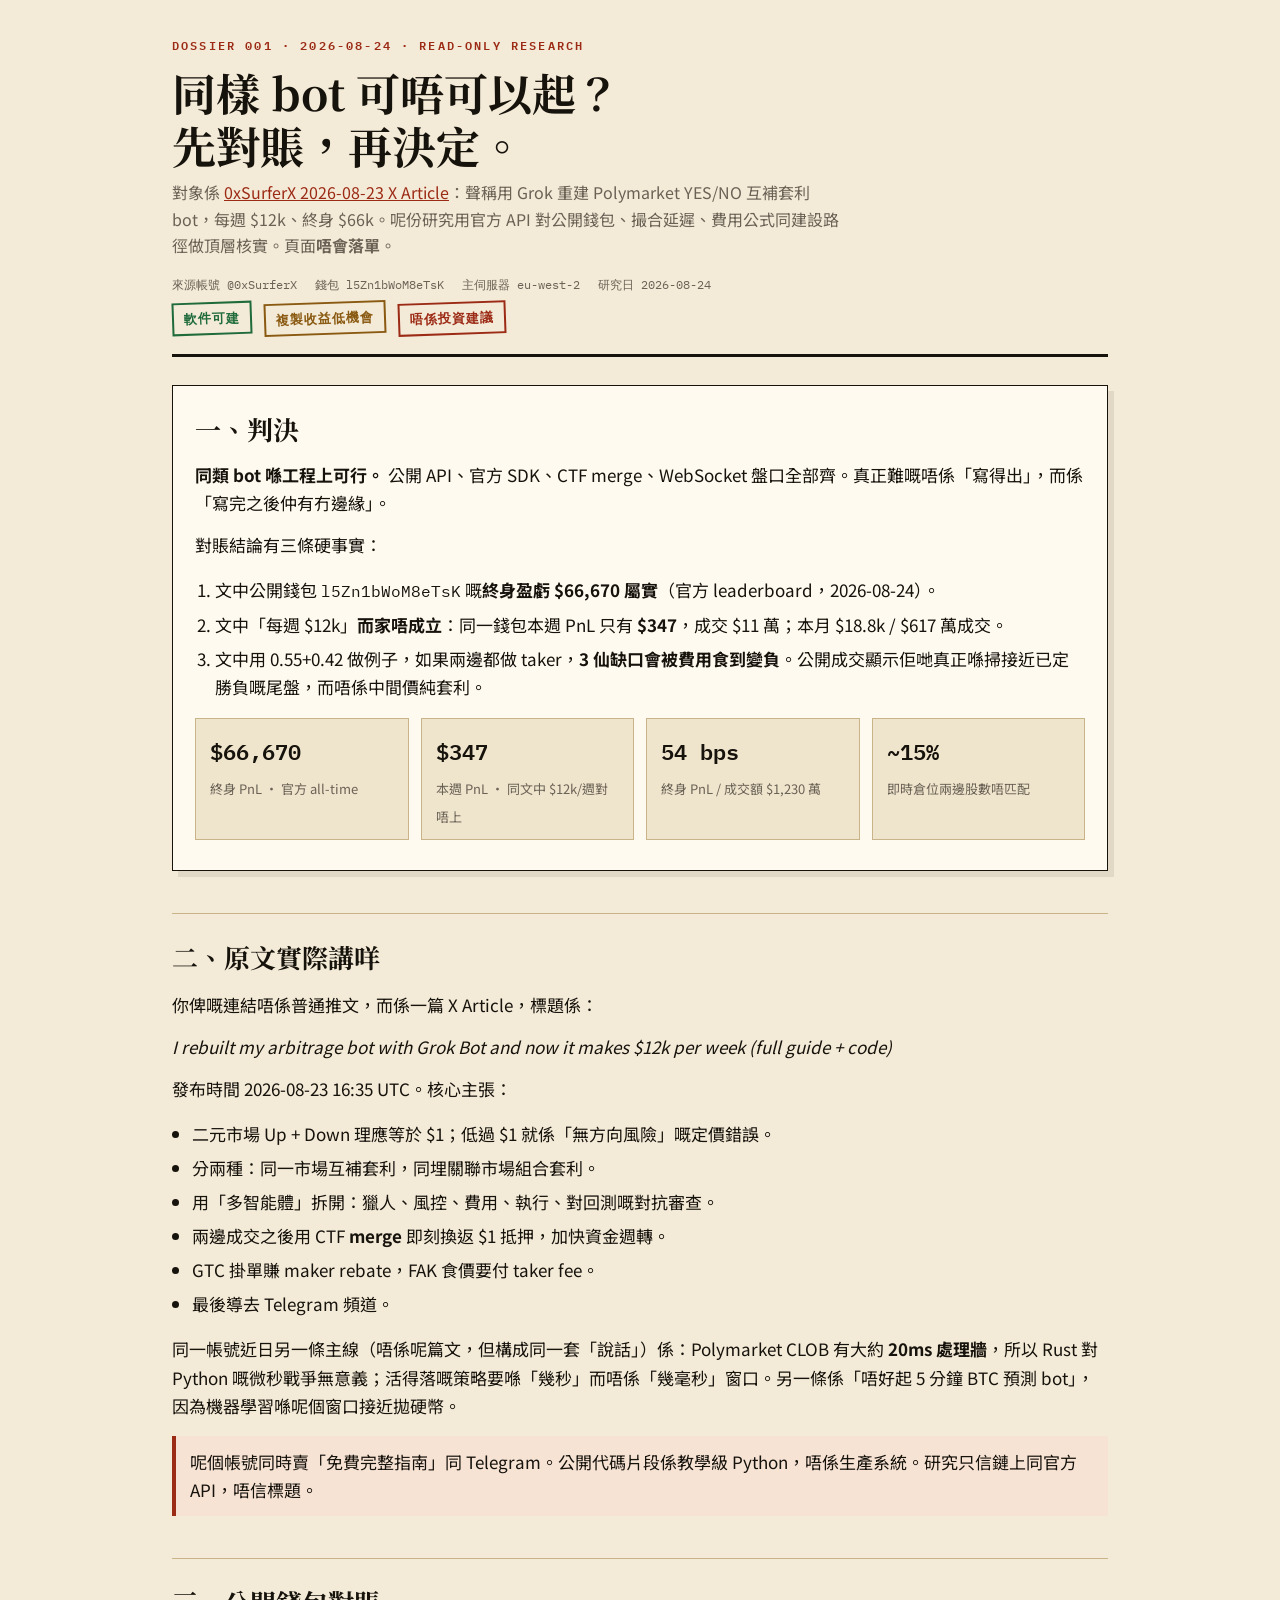
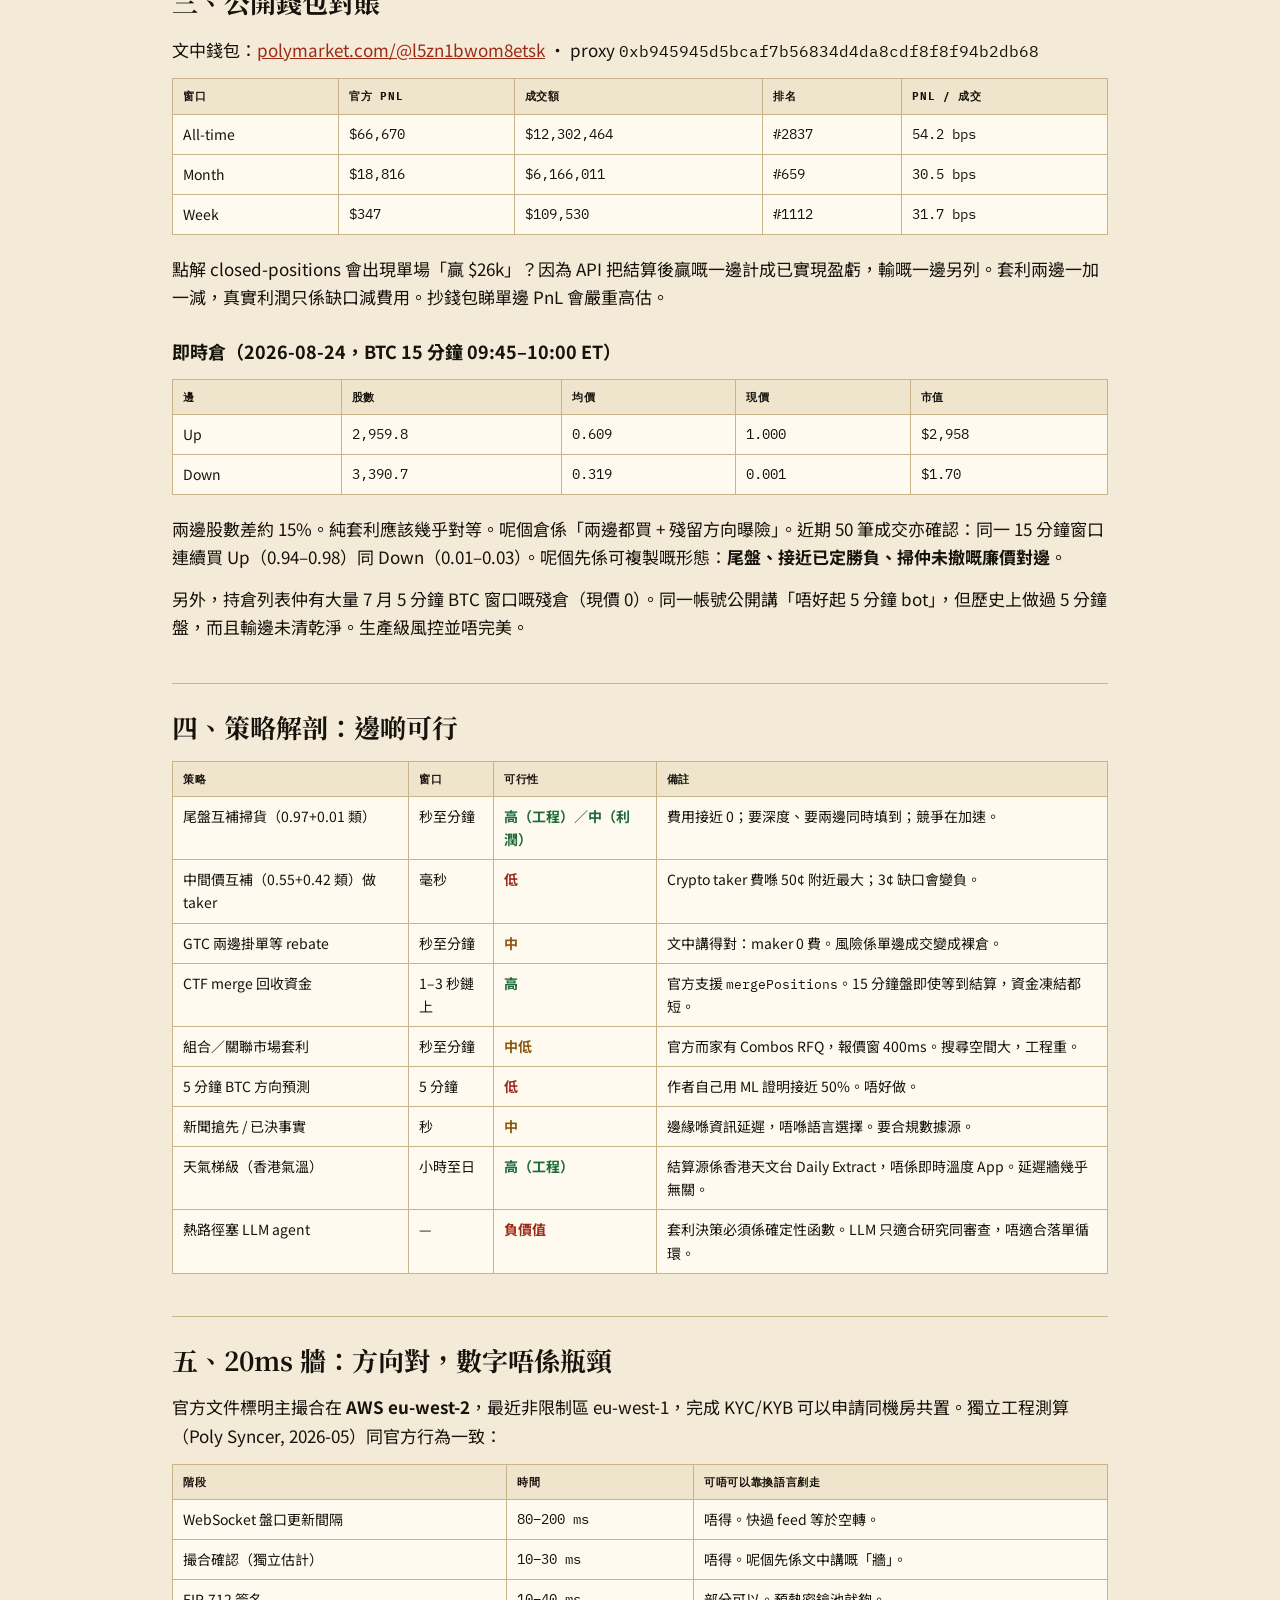
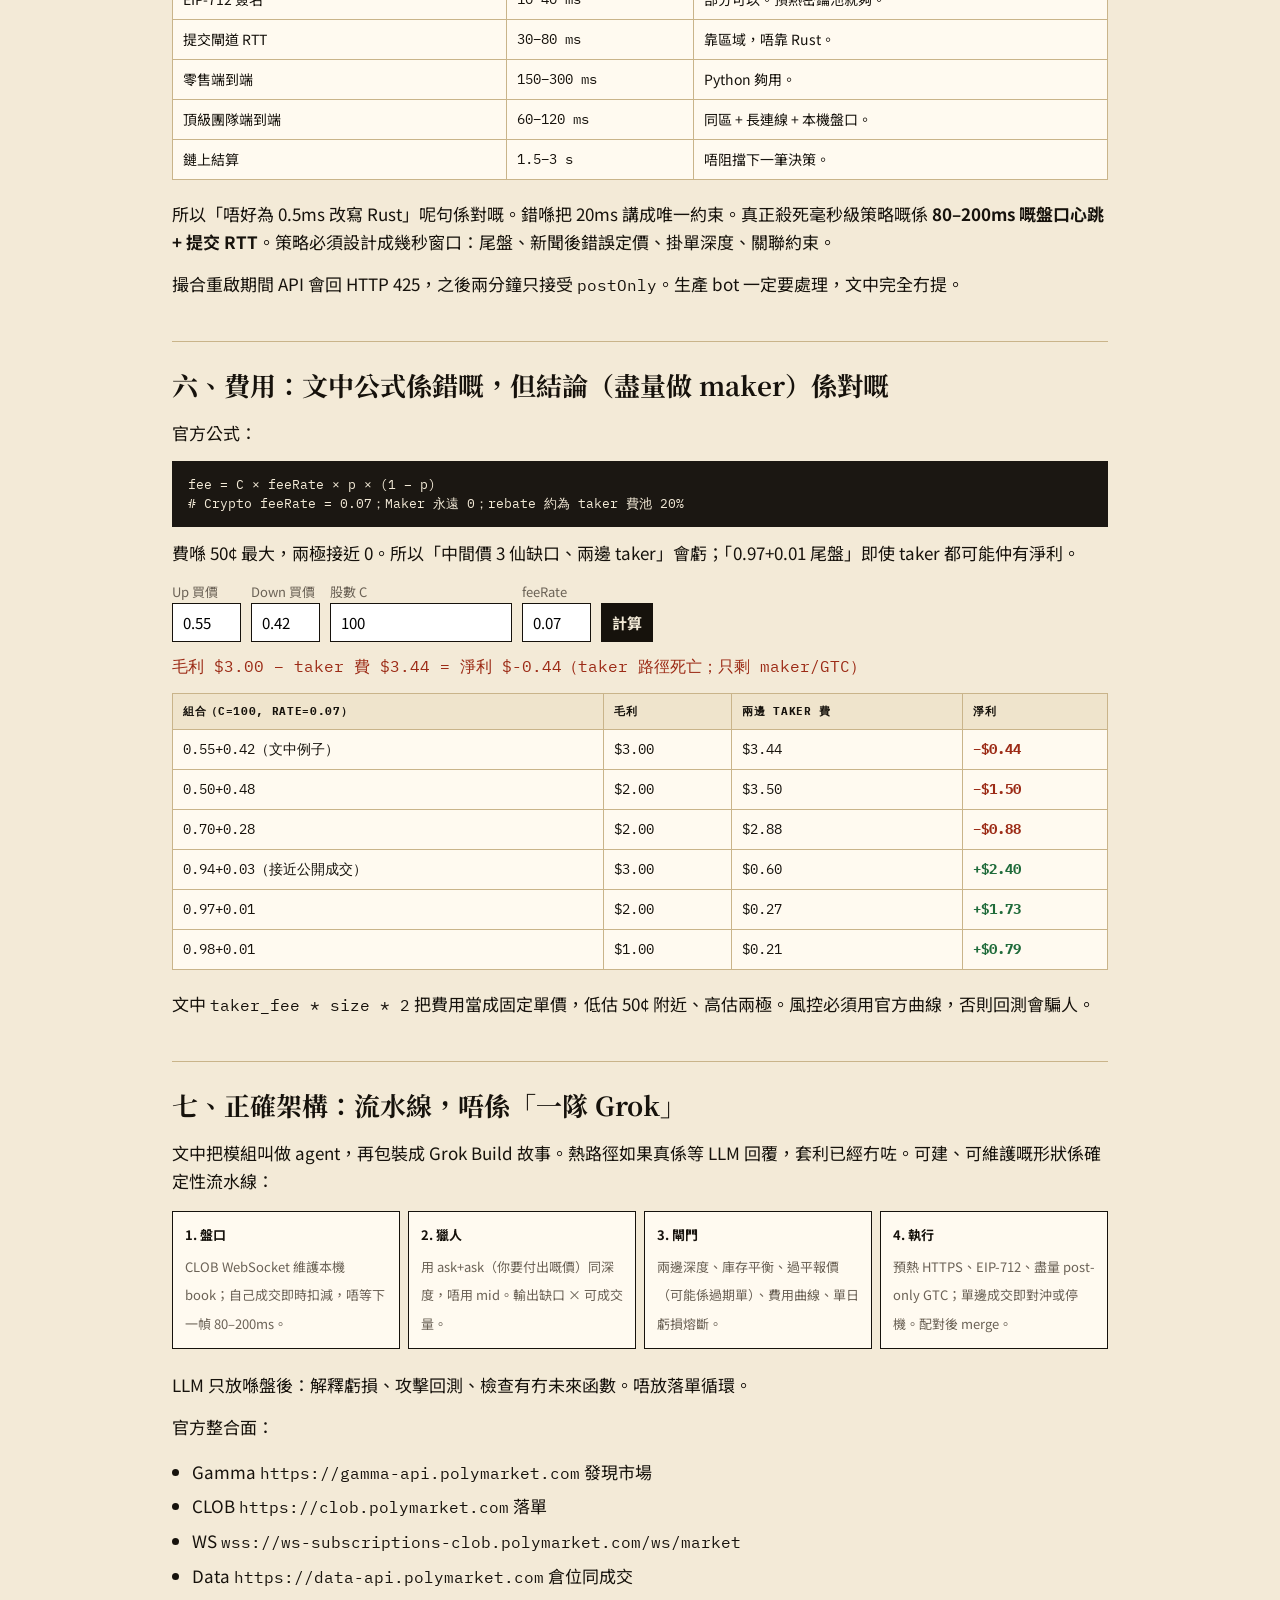
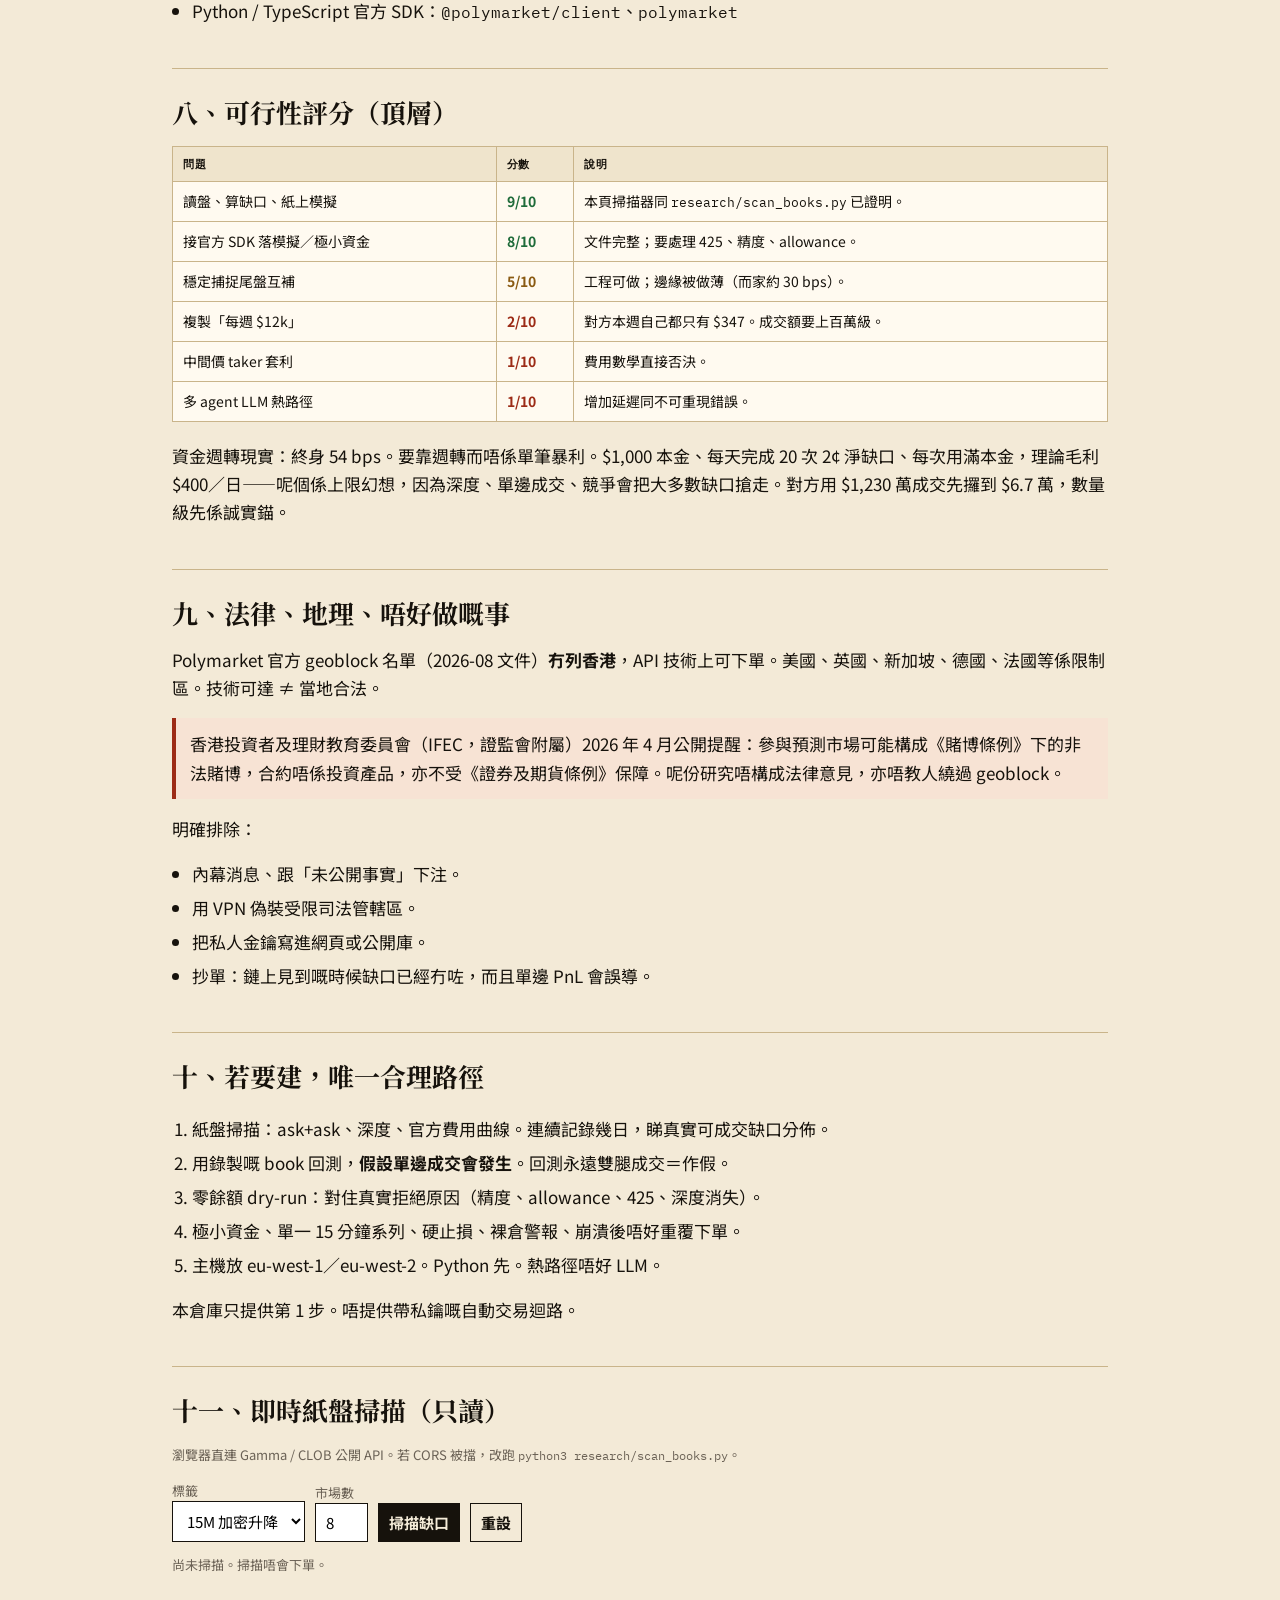
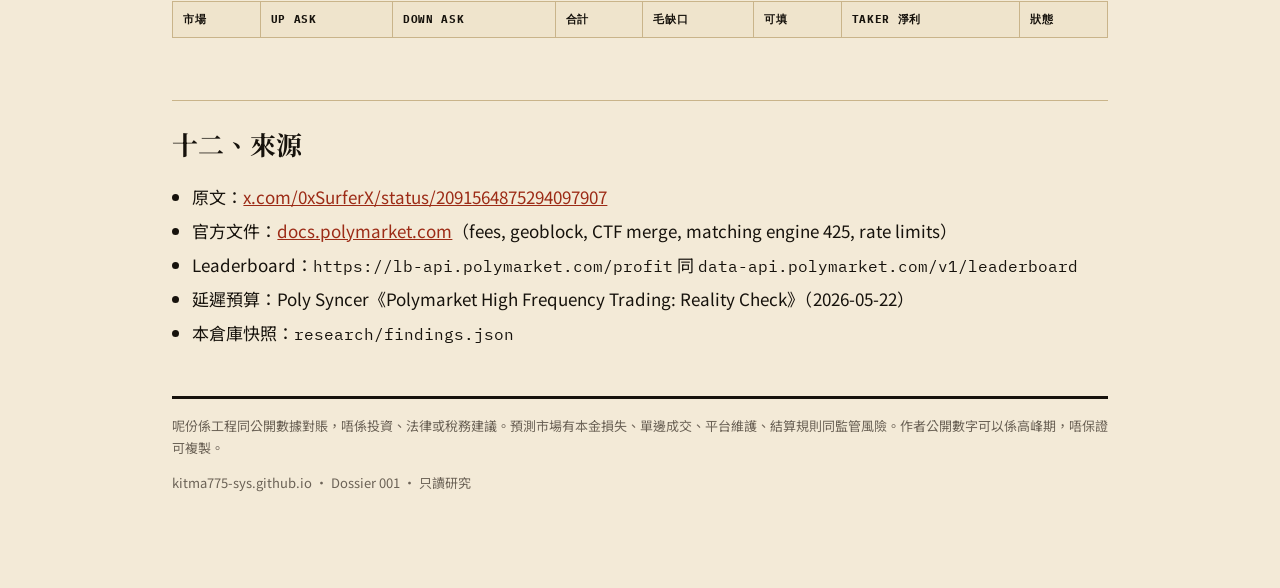
<file: index.html>
<!DOCTYPE html>
<html lang="zh-Hant">
<head>
  <meta charset="UTF-8" />
  <meta name="viewport" content="width=device-width, initial-scale=1" />
  <title>同類 Bot 可行性研究｜0xSurferX Polymarket 套利文對賬</title>
  <meta name="description" content="根據 0xSurferX 2026-08-23 X Article，對公開錢包、撮合延遲、費用公式與建設同類 bot 的可行性做頂層對賬。研究用途，不下單。" />
  <link rel="preconnect" href="https://fonts.googleapis.com" />
  <link rel="preconnect" href="https://fonts.gstatic.com" crossorigin />
  <link href="https://fonts.googleapis.com/css2?family=IBM+Plex+Mono:wght@400;500;600&family=Noto+Sans+TC:wght@400;500;700;900&family=Noto+Serif+TC:wght@500;700&display=swap" rel="stylesheet" />
  <style>
    :root {
      --ink: #16120c;
      --paper: #f3ead7;
      --rule: #c9b48a;
      --stamp: #9c2b16;
      --ok: #1f6b3a;
      --warn: #8a5a12;
      --muted: #6b6256;
      --card: #fffaf0;
      --chip: #efe4cc;
    }
    * { box-sizing: border-box; }
    html, body { margin: 0; padding: 0; }
    body {
      background: var(--paper);
      color: var(--ink);
      font-family: "Noto Sans TC", "PingFang TC", sans-serif;
      line-height: 1.65;
      font-size: 17px;
    }
    .sheet {
      max-width: 980px;
      margin: 0 auto;
      padding: 36px 22px 80px;
    }
    header.mast {
      border-bottom: 3px solid var(--ink);
      padding-bottom: 18px;
      margin-bottom: 28px;
    }
    .kicker {
      font-family: "IBM Plex Mono", monospace;
      font-size: 12px;
      letter-spacing: 0.18em;
      text-transform: uppercase;
      color: var(--stamp);
      font-weight: 600;
    }
    h1 {
      font-family: "Noto Serif TC", serif;
      font-size: clamp(28px, 5vw, 44px);
      line-height: 1.2;
      margin: 10px 0 8px;
      font-weight: 700;
    }
    .dek { color: var(--muted); font-size: 16px; max-width: 42em; }
    .meta {
      display: flex;
      flex-wrap: wrap;
      gap: 10px 18px;
      margin-top: 16px;
      font-family: "IBM Plex Mono", monospace;
      font-size: 12px;
      color: var(--muted);
    }
    .stamp {
      display: inline-block;
      border: 2px solid var(--stamp);
      color: var(--stamp);
      font-family: "IBM Plex Mono", monospace;
      font-size: 13px;
      font-weight: 600;
      letter-spacing: 0.08em;
      padding: 4px 10px;
      transform: rotate(-2deg);
      margin: 8px 8px 0 0;
    }
    .stamp.ok { border-color: var(--ok); color: var(--ok); }
    .stamp.warn { border-color: var(--warn); color: var(--warn); }
    h2 {
      font-family: "Noto Serif TC", serif;
      font-size: 26px;
      margin: 42px 0 12px;
      border-top: 1px solid var(--rule);
      padding-top: 22px;
    }
    h3 { font-size: 18px; margin: 26px 0 8px; }
    p { margin: 0 0 14px; }
    a { color: var(--stamp); }
    .verdict {
      background: var(--card);
      border: 1px solid var(--ink);
      padding: 22px 22px 8px;
      box-shadow: 6px 6px 0 rgba(22, 18, 12, 0.08);
    }
    .grid {
      display: grid;
      grid-template-columns: repeat(auto-fit, minmax(210px, 1fr));
      gap: 12px;
      margin: 16px 0 22px;
    }
    .tile {
      background: var(--chip);
      border: 1px solid var(--rule);
      padding: 14px 14px 10px;
    }
    .tile b {
      display: block;
      font-family: "IBM Plex Mono", monospace;
      font-size: 22px;
      font-weight: 600;
      margin-bottom: 4px;
    }
    .tile span { font-size: 13px; color: var(--muted); }
    table {
      width: 100%;
      border-collapse: collapse;
      font-size: 14px;
      background: var(--card);
      margin: 12px 0 20px;
    }
    th, td {
      border: 1px solid var(--rule);
      padding: 8px 10px;
      text-align: left;
      vertical-align: top;
    }
    th {
      font-family: "IBM Plex Mono", monospace;
      font-size: 11px;
      letter-spacing: 0.06em;
      text-transform: uppercase;
      background: var(--chip);
    }
    .num { font-family: "IBM Plex Mono", monospace; white-space: nowrap; }
    .good { color: var(--ok); font-weight: 700; }
    .bad { color: var(--stamp); font-weight: 700; }
    .mid { color: var(--warn); font-weight: 700; }
    ul, ol { padding-left: 1.2em; }
    li { margin-bottom: 6px; }
    code, .mono { font-family: "IBM Plex Mono", monospace; font-size: 0.92em; }
    pre {
      background: #1b1712;
      color: #f3ead7;
      padding: 14px 16px;
      overflow-x: auto;
      font-family: "IBM Plex Mono", monospace;
      font-size: 12.5px;
      line-height: 1.5;
    }
    .callout {
      border-left: 4px solid var(--stamp);
      background: #f7e3d4;
      padding: 12px 14px;
      margin: 16px 0;
    }
    .pipe {
      display: grid;
      grid-template-columns: repeat(4, 1fr);
      gap: 8px;
      margin: 16px 0 22px;
    }
    .pipe div {
      background: var(--card);
      border: 1px solid var(--ink);
      padding: 12px;
      min-height: 108px;
    }
    .pipe strong { display: block; font-size: 13px; margin-bottom: 6px; }
    .pipe span { font-size: 13px; color: var(--muted); }
    @media (max-width: 760px) {
      .pipe { grid-template-columns: 1fr 1fr; }
    }
    .controls {
      display: flex;
      flex-wrap: wrap;
      gap: 10px;
      align-items: end;
      margin: 12px 0;
    }
    label { font-size: 13px; color: var(--muted); display: block; }
    input, select, button {
      font-family: inherit;
      font-size: 15px;
      padding: 8px 10px;
      border: 1px solid var(--ink);
      background: #fff;
    }
    button {
      background: var(--ink);
      color: var(--paper);
      cursor: pointer;
      font-weight: 700;
    }
    button.secondary { background: transparent; color: var(--ink); }
    .tiny { font-size: 13px; color: var(--muted); }
    footer {
      margin-top: 48px;
      border-top: 3px solid var(--ink);
      padding-top: 16px;
      font-size: 13px;
      color: var(--muted);
    }
  </style>
</head>
<body>
  <div class="sheet">
    <header class="mast">
      <div class="kicker">Dossier 001 · 2026-08-24 · Read-only research</div>
      <h1>同樣 bot 可唔可以起？<br />先對賬，再決定。</h1>
      <p class="dek">對象係 <a href="https://x.com/0xSurferX/status/2091564875294097907">0xSurferX 2026-08-23 X Article</a>：聲稱用 Grok 重建 Polymarket YES/NO 互補套利 bot，每週 $12k、終身 $66k。呢份研究用官方 API 對公開錢包、撮合延遲、費用公式同建設路徑做頂層核實。頁面<strong>唔會落單</strong>。</p>
      <div class="meta">
        <span>來源帳號 @0xSurferX</span>
        <span>錢包 l5Zn1bWoM8eTsK</span>
        <span>主伺服器 eu-west-2</span>
        <span>研究日 2026-08-24</span>
      </div>
      <div>
        <span class="stamp ok">軟件可建</span>
        <span class="stamp warn">複製收益低機會</span>
        <span class="stamp">唔係投資建議</span>
      </div>
    </header>

    <section class="verdict">
      <h2 style="border:0;margin:0 0 10px;padding:0;">一、判決</h2>
      <p><strong>同類 bot 喺工程上可行。</strong> 公開 API、官方 SDK、CTF merge、WebSocket 盤口全部齊。真正難嘅唔係「寫得出」，而係「寫完之後仲有冇邊緣」。</p>
      <p>對賬結論有三條硬事實：</p>
      <ol>
        <li>文中公開錢包 <span class="mono">l5Zn1bWoM8eTsK</span> 嘅<strong>終身盈虧 $66,670 屬實</strong>（官方 leaderboard，2026-08-24）。</li>
        <li>文中「每週 $12k」<strong>而家唔成立</strong>：同一錢包本週 PnL 只有 <strong>$347</strong>，成交 $11 萬；本月 $18.8k / $617 萬成交。</li>
        <li>文中用 0.55+0.42 做例子，如果兩邊都做 taker，<strong>3 仙缺口會被費用食到變負</strong>。公開成交顯示佢哋真正喺掃接近已定勝負嘅尾盤，而唔係中間價純套利。</li>
      </ol>
      <div class="grid">
        <div class="tile"><b>$66,670</b><span>終身 PnL · 官方 all-time</span></div>
        <div class="tile"><b>$347</b><span>本週 PnL · 同文中 $12k/週對唔上</span></div>
        <div class="tile"><b>54 bps</b><span>終身 PnL / 成交額 $1,230 萬</span></div>
        <div class="tile"><b>~15%</b><span>即時倉位兩邊股數唔匹配</span></div>
      </div>
    </section>

    <h2>二、原文實際講咩</h2>
    <p>你俾嘅連結唔係普通推文，而係一篇 X Article，標題係：</p>
    <p><em>I rebuilt my arbitrage bot with Grok Bot and now it makes $12k per week (full guide + code)</em></p>
    <p>發布時間 2026-08-23 16:35 UTC。核心主張：</p>
    <ul>
      <li>二元市場 Up + Down 理應等於 $1；低過 $1 就係「無方向風險」嘅定價錯誤。</li>
      <li>分兩種：同一市場互補套利，同埋關聯市場組合套利。</li>
      <li>用「多智能體」拆開：獵人、風控、費用、執行、對回測嘅對抗審查。</li>
      <li>兩邊成交之後用 CTF <strong>merge</strong> 即刻換返 $1 抵押，加快資金週轉。</li>
      <li>GTC 掛單賺 maker rebate，FAK 食價要付 taker fee。</li>
      <li>最後導去 Telegram 頻道。</li>
    </ul>
    <p>同一帳號近日另一條主線（唔係呢篇文，但構成同一套「說話」）係：Polymarket CLOB 有大約 <strong>20ms 處理牆</strong>，所以 Rust 對 Python 嘅微秒戰爭無意義；活得落嘅策略要喺「幾秒」而唔係「幾毫秒」窗口。另一條係「唔好起 5 分鐘 BTC 預測 bot」，因為機器學習喺呢個窗口接近拋硬幣。</p>
    <div class="callout">呢個帳號同時賣「免費完整指南」同 Telegram。公開代碼片段係教學級 Python，唔係生產系統。研究只信鏈上同官方 API，唔信標題。</div>

    <h2>三、公開錢包對賬</h2>
    <p>文中錢包：<a href="https://polymarket.com/@l5zn1bwom8etsk">polymarket.com/@l5zn1bwom8etsk</a> · proxy <span class="mono">0xb945945d5bcaf7b56834d4da8cdf8f8f94b2db68</span></p>
    <table>
      <thead>
        <tr><th>窗口</th><th>官方 PnL</th><th>成交額</th><th>排名</th><th>PnL / 成交</th></tr>
      </thead>
      <tbody>
        <tr><td>All-time</td><td class="num">$66,670</td><td class="num">$12,302,464</td><td class="num">#2837</td><td class="num">54.2 bps</td></tr>
        <tr><td>Month</td><td class="num">$18,816</td><td class="num">$6,166,011</td><td class="num">#659</td><td class="num">30.5 bps</td></tr>
        <tr><td>Week</td><td class="num">$347</td><td class="num">$109,530</td><td class="num">#1112</td><td class="num">31.7 bps</td></tr>
      </tbody>
    </table>
    <p>點解 closed-positions 會出現單場「贏 $26k」？因為 API 把結算後贏嘅一邊計成已實現盈虧，輸嘅一邊另列。套利兩邊一加一減，真實利潤只係缺口減費用。抄錢包睇單邊 PnL 會嚴重高估。</p>
    <h3>即時倉（2026-08-24，BTC 15 分鐘 09:45–10:00 ET）</h3>
    <table>
      <thead><tr><th>邊</th><th>股數</th><th>均價</th><th>現價</th><th>市值</th></tr></thead>
      <tbody>
        <tr><td>Up</td><td class="num">2,959.8</td><td class="num">0.609</td><td class="num">1.000</td><td class="num">$2,958</td></tr>
        <tr><td>Down</td><td class="num">3,390.7</td><td class="num">0.319</td><td class="num">0.001</td><td class="num">$1.70</td></tr>
      </tbody>
    </table>
    <p>兩邊股數差約 15%。純套利應該幾乎對等。呢個倉係「兩邊都買 + 殘留方向曝險」。近期 50 筆成交亦確認：同一 15 分鐘窗口連續買 Up（0.94–0.98）同 Down（0.01–0.03）。呢個先係可複製嘅形態：<strong>尾盤、接近已定勝負、掃仲未撤嘅廉價對邊</strong>。</p>
    <p>另外，持倉列表仲有大量 7 月 5 分鐘 BTC 窗口嘅殘倉（現價 0）。同一帳號公開講「唔好起 5 分鐘 bot」，但歷史上做過 5 分鐘盤，而且輸邊未清乾淨。生產級風控並唔完美。</p>

    <h2>四、策略解剖：邊啲可行</h2>
    <table>
      <thead><tr><th>策略</th><th>窗口</th><th>可行性</th><th>備註</th></tr></thead>
      <tbody>
        <tr>
          <td>尾盤互補掃貨（0.97+0.01 類）</td>
          <td>秒至分鐘</td>
          <td class="good">高（工程）／中（利潤）</td>
          <td>費用接近 0；要深度、要兩邊同時填到；競爭在加速。</td>
        </tr>
        <tr>
          <td>中間價互補（0.55+0.42 類）做 taker</td>
          <td>毫秒</td>
          <td class="bad">低</td>
          <td>Crypto taker 費喺 50¢ 附近最大；3¢ 缺口會變負。</td>
        </tr>
        <tr>
          <td>GTC 兩邊掛單等 rebate</td>
          <td>秒至分鐘</td>
          <td class="mid">中</td>
          <td>文中講得對：maker 0 費。風險係單邊成交變成裸倉。</td>
        </tr>
        <tr>
          <td>CTF merge 回收資金</td>
          <td>1–3 秒鏈上</td>
          <td class="good">高</td>
          <td>官方支援 <span class="mono">mergePositions</span>。15 分鐘盤即使等到結算，資金凍結都短。</td>
        </tr>
        <tr>
          <td>組合／關聯市場套利</td>
          <td>秒至分鐘</td>
          <td class="mid">中低</td>
          <td>官方而家有 Combos RFQ，報價窗 400ms。搜尋空間大，工程重。</td>
        </tr>
        <tr>
          <td>5 分鐘 BTC 方向預測</td>
          <td>5 分鐘</td>
          <td class="bad">低</td>
          <td>作者自己用 ML 證明接近 50%。唔好做。</td>
        </tr>
        <tr>
          <td>新聞搶先 / 已決事實</td>
          <td>秒</td>
          <td class="mid">中</td>
          <td>邊緣喺資訊延遲，唔喺語言選擇。要合規數據源。</td>
        </tr>
        <tr>
          <td>天氣梯級（香港氣溫）</td>
          <td>小時至日</td>
          <td class="good">高（工程）</td>
          <td>結算源係香港天文台 Daily Extract，唔係即時溫度 App。延遲牆幾乎無關。</td>
        </tr>
        <tr>
          <td>熱路徑塞 LLM agent</td>
          <td>—</td>
          <td class="bad">負價值</td>
          <td>套利決策必須係確定性函數。LLM 只適合研究同審查，唔適合落單循環。</td>
        </tr>
      </tbody>
    </table>

    <h2>五、20ms 牆：方向對，數字唔係瓶頸</h2>
    <p>官方文件標明主撮合在 <strong>AWS eu-west-2</strong>，最近非限制區 eu-west-1，完成 KYC/KYB 可以申請同機房共置。獨立工程測算（Poly Syncer, 2026-05）同官方行為一致：</p>
    <table>
      <thead><tr><th>階段</th><th>時間</th><th>可唔可以靠換語言剷走</th></tr></thead>
      <tbody>
        <tr><td>WebSocket 盤口更新間隔</td><td class="num">80–200 ms</td><td>唔得。快過 feed 等於空轉。</td></tr>
        <tr><td>撮合確認（獨立估計）</td><td class="num">10–30 ms</td><td>唔得。呢個先係文中講嘅「牆」。</td></tr>
        <tr><td>EIP-712 簽名</td><td class="num">10–40 ms</td><td>部分可以。預熱密鑰池就夠。</td></tr>
        <tr><td>提交閘道 RTT</td><td class="num">30–80 ms</td><td>靠區域，唔靠 Rust。</td></tr>
        <tr><td>零售端到端</td><td class="num">150–300 ms</td><td>Python 夠用。</td></tr>
        <tr><td>頂級團隊端到端</td><td class="num">60–120 ms</td><td>同區 + 長連線 + 本機盤口。</td></tr>
        <tr><td>鏈上結算</td><td class="num">1.5–3 s</td><td>唔阻擋下一筆決策。</td></tr>
      </tbody>
    </table>
    <p>所以「唔好為 0.5ms 改寫 Rust」呢句係對嘅。錯喺把 20ms 講成唯一約束。真正殺死毫秒級策略嘅係 <strong>80–200ms 嘅盤口心跳 + 提交 RTT</strong>。策略必須設計成幾秒窗口：尾盤、新聞後錯誤定價、掛單深度、關聯約束。</p>
    <p>撮合重啟期間 API 會回 HTTP 425，之後兩分鐘只接受 <span class="mono">postOnly</span>。生產 bot 一定要處理，文中完全冇提。</p>

    <h2>六、費用：文中公式係錯嘅，但結論（盡量做 maker）係對嘅</h2>
    <p>官方公式：</p>
    <pre>fee = C × feeRate × p × (1 − p)
# Crypto feeRate = 0.07；Maker 永遠 0；rebate 約為 taker 費池 20%</pre>
    <p>費喺 50¢ 最大，兩極接近 0。所以「中間價 3 仙缺口、兩邊 taker」會虧；「0.97+0.01 尾盤」即使 taker 都可能仲有淨利。</p>
    <div class="controls">
      <div><label>Up 買價</label><input id="feeUp" type="number" step="0.01" min="0.01" max="0.99" value="0.55" /></div>
      <div><label>Down 買價</label><input id="feeDn" type="number" step="0.01" min="0.01" max="0.99" value="0.42" /></div>
      <div><label>股數 C</label><input id="feeC" type="number" step="1" min="1" value="100" /></div>
      <div><label>feeRate</label><input id="feeR" type="number" step="0.01" min="0" max="0.2" value="0.07" /></div>
      <button type="button" onclick="calcFee()">計算</button>
    </div>
    <p id="feeOut" class="mono">按計算睇官方 taker 淨利。</p>
    <table>
      <thead><tr><th>組合（C=100, rate=0.07）</th><th>毛利</th><th>兩邊 taker 費</th><th>淨利</th></tr></thead>
      <tbody>
        <tr><td class="num">0.55+0.42（文中例子）</td><td class="num">$3.00</td><td class="num">$3.44</td><td class="num bad">−$0.44</td></tr>
        <tr><td class="num">0.50+0.48</td><td class="num">$2.00</td><td class="num">$3.50</td><td class="num bad">−$1.50</td></tr>
        <tr><td class="num">0.70+0.28</td><td class="num">$2.00</td><td class="num">$2.88</td><td class="num bad">−$0.88</td></tr>
        <tr><td class="num">0.94+0.03（接近公開成交）</td><td class="num">$3.00</td><td class="num">$0.60</td><td class="num good">+$2.40</td></tr>
        <tr><td class="num">0.97+0.01</td><td class="num">$2.00</td><td class="num">$0.27</td><td class="num good">+$1.73</td></tr>
        <tr><td class="num">0.98+0.01</td><td class="num">$1.00</td><td class="num">$0.21</td><td class="num good">+$0.79</td></tr>
      </tbody>
    </table>
    <p>文中 <span class="mono">taker_fee * size * 2</span> 把費用當成固定單價，低估 50¢ 附近、高估兩極。風控必須用官方曲線，否則回測會騙人。</p>

    <h2>七、正確架構：流水線，唔係「一隊 Grok」</h2>
    <p>文中把模組叫做 agent，再包裝成 Grok Build 故事。熱路徑如果真係等 LLM 回覆，套利已經冇咗。可建、可維護嘅形狀係確定性流水線：</p>
    <div class="pipe">
      <div><strong>1. 盤口</strong><span>CLOB WebSocket 維護本機 book；自己成交即時扣減，唔等下一幀 80–200ms。</span></div>
      <div><strong>2. 獵人</strong><span>用 ask+ask（你要付出嘅價）同深度，唔用 mid。輸出缺口 × 可成交量。</span></div>
      <div><strong>3. 閘門</strong><span>兩邊深度、庫存平衡、過平報價（可能係過期單）、費用曲線、單日虧損熔斷。</span></div>
      <div><strong>4. 執行</strong><span>預熱 HTTPS、EIP-712、盡量 post-only GTC；單邊成交即對沖或停機。配對後 merge。</span></div>
    </div>
    <p>LLM 只放喺盤後：解釋虧損、攻擊回測、檢查有冇未來函數。唔放落單循環。</p>
    <p>官方整合面：</p>
    <ul>
      <li>Gamma <span class="mono">https://gamma-api.polymarket.com</span> 發現市場</li>
      <li>CLOB <span class="mono">https://clob.polymarket.com</span> 落單</li>
      <li>WS <span class="mono">wss://ws-subscriptions-clob.polymarket.com/ws/market</span></li>
      <li>Data <span class="mono">https://data-api.polymarket.com</span> 倉位同成交</li>
      <li>Python / TypeScript 官方 SDK：<span class="mono">@polymarket/client</span>、<span class="mono">polymarket</span></li>
    </ul>

    <h2>八、可行性評分（頂層）</h2>
    <table>
      <thead><tr><th>問題</th><th>分數</th><th>說明</th></tr></thead>
      <tbody>
        <tr><td>讀盤、算缺口、紙上模擬</td><td class="good">9/10</td><td>本頁掃描器同 <span class="mono">research/scan_books.py</span> 已證明。</td></tr>
        <tr><td>接官方 SDK 落模擬／極小資金</td><td class="good">8/10</td><td>文件完整；要處理 425、精度、allowance。</td></tr>
        <tr><td>穩定捕捉尾盤互補</td><td class="mid">5/10</td><td>工程可做；邊緣被做薄（而家約 30 bps）。</td></tr>
        <tr><td>複製「每週 $12k」</td><td class="bad">2/10</td><td>對方本週自己都只有 $347。成交額要上百萬級。</td></tr>
        <tr><td>中間價 taker 套利</td><td class="bad">1/10</td><td>費用數學直接否決。</td></tr>
        <tr><td>多 agent LLM 熱路徑</td><td class="bad">1/10</td><td>增加延遲同不可重現錯誤。</td></tr>
      </tbody>
    </table>
    <p>資金週轉現實：終身 54 bps。要靠週轉而唔係單筆暴利。$1,000 本金、每天完成 20 次 2¢ 淨缺口、每次用滿本金，理論毛利 $400／日——呢個係上限幻想，因為深度、單邊成交、競爭會把大多數缺口搶走。對方用 $1,230 萬成交先攞到 $6.7 萬，數量級先係誠實錨。</p>

    <h2>九、法律、地理、唔好做嘅事</h2>
    <p>Polymarket 官方 geoblock 名單（2026-08 文件）<strong>冇列香港</strong>，API 技術上可下單。美國、英國、新加坡、德國、法國等係限制區。技術可達 ≠ 當地合法。</p>
    <div class="callout">香港投資者及理財教育委員會（IFEC，證監會附屬）2026 年 4 月公開提醒：參與預測市場可能構成《賭博條例》下的非法賭博，合約唔係投資產品，亦不受《證券及期貨條例》保障。呢份研究唔構成法律意見，亦唔教人繞過 geoblock。</div>
    <p>明確排除：</p>
    <ul>
      <li>內幕消息、跟「未公開事實」下注。</li>
      <li>用 VPN 偽裝受限司法管轄區。</li>
      <li>把私人金鑰寫進網頁或公開庫。</li>
      <li>抄單：鏈上見到嘅時候缺口已經冇咗，而且單邊 PnL 會誤導。</li>
    </ul>

    <h2>十、若要建，唯一合理路徑</h2>
    <ol>
      <li>紙盤掃描：ask+ask、深度、官方費用曲線。連續記錄幾日，睇真實可成交缺口分佈。</li>
      <li>用錄製嘅 book 回測，<strong>假設單邊成交會發生</strong>。回測永遠雙腿成交＝作假。</li>
      <li>零餘額 dry-run：對住真實拒絕原因（精度、allowance、425、深度消失）。</li>
      <li>極小資金、單一 15 分鐘系列、硬止損、裸倉警報、崩潰後唔好重覆下單。</li>
      <li>主機放 eu-west-1／eu-west-2。Python 先。熱路徑唔好 LLM。</li>
    </ol>
    <p>本倉庫只提供第 1 步。唔提供帶私鑰嘅自動交易迴路。</p>

    <h2>十一、即時紙盤掃描（只讀）</h2>
    <p class="tiny">瀏覽器直連 Gamma / CLOB 公開 API。若 CORS 被擋，改跑 <span class="mono">python3 research/scan_books.py</span>。</p>
    <div class="controls">
      <div>
        <label>標籤</label>
        <select id="tag">
          <option value="15M" selected>15M 加密升降</option>
          <option value="5M">5M</option>
          <option value="crypto">crypto</option>
        </select>
      </div>
      <div><label>市場數</label><input id="limit" type="number" min="3" max="20" value="8" /></div>
      <button type="button" id="scanBtn" onclick="runScan()">掃描缺口</button>
      <button type="button" class="secondary" onclick="location.reload()">重設</button>
    </div>
    <p id="scanStatus" class="tiny">尚未掃描。掃描唔會下單。</p>
    <div style="overflow-x:auto">
      <table id="scanTable">
        <thead>
          <tr>
            <th>市場</th><th>Up ask</th><th>Down ask</th><th>合計</th><th>毛缺口</th><th>可填</th><th>Taker 淨利</th><th>狀態</th>
          </tr>
        </thead>
        <tbody></tbody>
      </table>
    </div>

    <h2>十二、來源</h2>
    <ul>
      <li>原文：<a href="https://x.com/0xSurferX/status/2091564875294097907">x.com/0xSurferX/status/2091564875294097907</a></li>
      <li>官方文件：<a href="https://docs.polymarket.com/">docs.polymarket.com</a>（fees, geoblock, CTF merge, matching engine 425, rate limits）</li>
      <li>Leaderboard：<span class="mono">https://lb-api.polymarket.com/profit</span> 同 <span class="mono">data-api.polymarket.com/v1/leaderboard</span></li>
      <li>延遲預算：Poly Syncer《Polymarket High Frequency Trading: Reality Check》（2026-05-22）</li>
      <li>本倉庫快照：<span class="mono">research/findings.json</span></li>
    </ul>

    <footer>
      <p>呢份係工程同公開數據對賬，唔係投資、法律或稅務建議。預測市場有本金損失、單邊成交、平台維護、結算規則同監管風險。作者公開數字可以係高峰期，唔保證可複製。</p>
      <p>kitma775-sys.github.io · Dossier 001 · 只讀研究</p>
    </footer>
  </div>
  <script>
    function takerFee(c, p, rate) {
      const x = Math.min(Math.max(Number(p), 0), 1);
      return Number(c) * Number(rate) * x * (1 - x);
    }
    function calcFee() {
      const up = Number(document.getElementById("feeUp").value);
      const dn = Number(document.getElementById("feeDn").value);
      const c = Number(document.getElementById("feeC").value);
      const r = Number(document.getElementById("feeR").value);
      const gross = (1 - up - dn) * c;
      const fees = takerFee(c, up, r) + takerFee(c, dn, r);
      const net = gross - fees;
      const el = document.getElementById("feeOut");
      el.textContent = "毛利 $" + gross.toFixed(2) + " − taker 費 $" + fees.toFixed(2) + " = 淨利 $" + net.toFixed(2) +
        (net > 0 ? "（taker 路徑可活）" : "（taker 路徑死亡；只剩 maker/GTC）");
      el.style.color = net > 0 ? "#1f6b3a" : "#9c2b16";
    }
    calcFee();

    async function fetchJson(url) {
      const res = await fetch(url, { headers: { "Accept": "application/json" } });
      if (!res.ok) throw new Error(url + " HTTP " + res.status);
      return res.json();
    }
    function bestAsk(book) {
      const asks = (book && book.asks) || [];
      if (!asks.length) return [null, 0];
      const levels = asks.map((x) => [Number(x.price), Number(x.size)]).sort((a, b) => a[0] - b[0]);
      return levels[0];
    }
    async function runScan() {
      const status = document.getElementById("scanStatus");
      const tbody = document.querySelector("#scanTable tbody");
      const btn = document.getElementById("scanBtn");
      tbody.innerHTML = "";
      btn.disabled = true;
      status.textContent = "讀取公開盤口中…";
      try {
        const tag = document.getElementById("tag").value;
        const limit = Number(document.getElementById("limit").value) || 8;
        const events = await fetchJson("https://gamma-api.polymarket.com/events?active=true&closed=false&limit=" + Math.max(limit * 4, 24) + "&tag_slug=" + encodeURIComponent(tag));
        const now = Date.now();
        for (const ev of events || []) {
          const market = (ev.markets || [])[0];
          if (!market || !market.clobTokenIds) continue;
          if (market.closed || ev.closed || market.acceptingOrders === false) continue;
          const end = Date.parse(market.endDate || ev.endDate || "");
          if (end && end < now) continue;
          if (tbody.rows.length >= limit) break;
          const tokens = JSON.parse(market.clobTokenIds);
          if (tokens.length < 2) continue;
          const [yesBook, noBook] = await Promise.all([
            fetchJson("https://clob.polymarket.com/book?token_id=" + tokens[0]),
            fetchJson("https://clob.polymarket.com/book?token_id=" + tokens[1])
          ]);
          const [upAsk, upSz] = bestAsk(yesBook);
          const [dnAsk, dnSz] = bestAsk(noBook);
          const tr = document.createElement("tr");
          if (upAsk == null || dnAsk == null) {
            tr.innerHTML = "<td>" + (ev.title || ev.slug) + "</td><td class='num'>" + (upAsk ?? "—") + "</td><td class='num'>" + (dnAsk ?? "—") + "</td><td colspan='5'>單邊或空盤，缺口唔可成交</td>";
            tbody.appendChild(tr);
            continue;
          }
          const pair = upAsk + dnAsk;
          const gross = 1 - pair;
          const fill = Math.min(upSz, dnSz);
          const fees = takerFee(fill, upAsk, 0.07) + takerFee(fill, dnAsk, 0.07);
          const net = gross * fill - fees;
          const ok = net > 0 && gross > 0;
          tr.innerHTML = "<td>" + (ev.title || ev.slug) + "</td>" +
            "<td class='num'>" + upAsk.toFixed(3) + "</td>" +
            "<td class='num'>" + dnAsk.toFixed(3) + "</td>" +
            "<td class='num'>" + pair.toFixed(3) + "</td>" +
            "<td class='num'>" + (gross * 100).toFixed(1) + "¢</td>" +
            "<td class='num'>" + fill.toFixed(1) + "</td>" +
            "<td class='num " + (ok ? "good" : "bad") + "'>$" + net.toFixed(2) + "</td>" +
            "<td>" + (ok ? "taker 可活" : (gross > 0 ? "費後死亡" : "無缺口")) + "</td>";
          tbody.appendChild(tr);
        }
        status.textContent = "完成 " + tbody.rows.length + " 個仍接受訂單嘅市場。數字係當下頂檔，下一秒就會變。Crypto feeRate 假設 0.07。";
      } catch (err) {
        status.textContent = "掃描失敗：" + err.message + "。用 python3 research/scan_books.py。";
      } finally {
        btn.disabled = false;
      }
    }
  </script>
</body>
</html>
</file>
